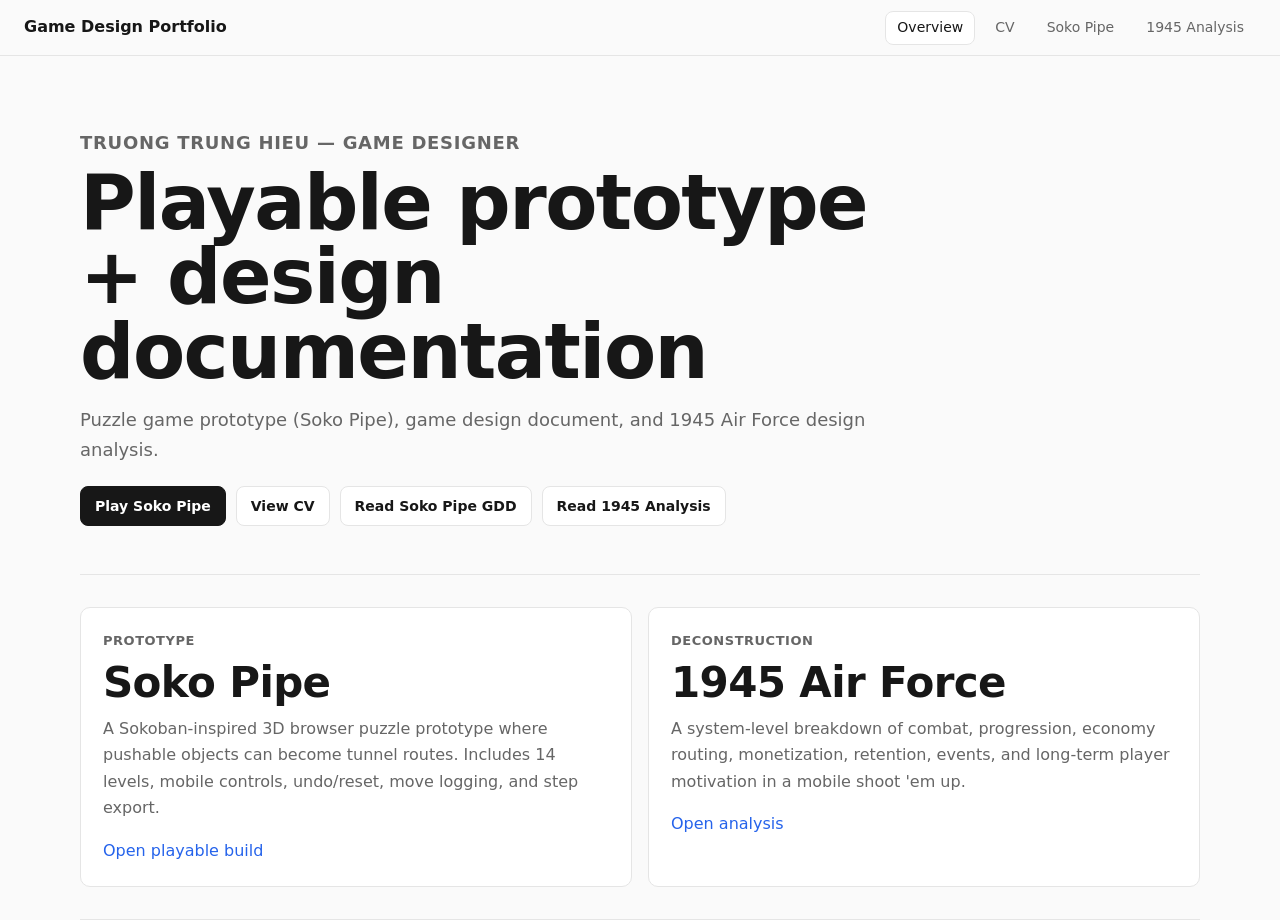
<file: index.html>
<!doctype html>
<html lang="en">
  <head>
    <meta charset="utf-8" />
    <meta name="viewport" content="width=device-width, initial-scale=1" />
    <title>Game Design Portfolio</title>
    <meta
      name="description"
      content="Game design portfolio: Soko Pipe playable prototype, Soko Pipe GDD, and 1945 Air Force design deconstruction."
    />
    <link rel="stylesheet" href="./portfolio.css" />
  </head>
  <body>
    <header class="topbar">
      <a class="brand" href="#overview">Game Design Portfolio</a>
      <nav aria-label="Page navigation" class="tabs">
        <button class="tab active" type="button" data-page="overview">
          Overview
        </button>
        <button class="tab" type="button" data-page="cv">
          CV
        </button>
        <button class="tab" type="button" data-page="soko-pipe">
          Soko Pipe
        </button>
        <button class="tab" type="button" data-page="deconstruction">
          1945 Analysis
        </button>
      </nav>
    </header>

    <main id="top">
      <section id="overview" class="page active">
        <section class="hero">
          <p class="eyebrow">Truong Trung Hieu — Game Designer</p>
          <h1>Playable prototype + design documentation</h1>
          <p>
            Puzzle game prototype (Soko Pipe), game design document, and 1945
            Air Force design analysis.
          </p>
          <div class="actions">
            <a class="button primary" href="./soko-pipe/app/index.html"
              >Play Soko Pipe</a
            >
            <button class="button" type="button" data-page="cv">
              View CV
            </button>
            <button class="button" type="button" data-page="soko-pipe">
              Read Soko Pipe GDD
            </button>
            <button class="button" type="button" data-page="deconstruction">
              Read 1945 Analysis
            </button>
          </div>
        </section>

        <section class="summary-grid" aria-label="Portfolio summary">
          <article>
            <span class="kicker">Prototype</span>
            <h2>Soko Pipe</h2>
            <p>
              A Sokoban-inspired 3D browser puzzle prototype where pushable
              objects can become tunnel routes. Includes 14 levels, mobile
              controls, undo/reset, move logging, and step export.
            </p>
            <a href="./soko-pipe/app/index.html">Open playable build</a>
          </article>

          <article>
            <span class="kicker">Deconstruction</span>
            <h2>1945 Air Force</h2>
            <p>
              A system-level breakdown of combat, progression, economy routing,
              monetization, retention, events, and long-term player motivation
              in a mobile shoot 'em up.
            </p>
            <button
              class="text-button"
              type="button"
              data-page="deconstruction"
            >
              Open analysis
            </button>
          </article>
        </section>
      </section>

      <section id="soko-pipe" class="page doc-section">
        <div class="section-title">
          <div>
            <span class="kicker">Game Design Document</span>
            <h2>Soko Pipe</h2>
          </div>
          <div class="section-links">
            <a class="button primary" href="./soko-pipe/app/index.html"
              >Play Soko Pipe</a
            >
          </div>
          <div class="lang-toggle">
            <button
              class="lang-button active"
              type="button"
              data-doc="sokoDoc"
              data-lang="en"
            >
              English
            </button>
            <button
              class="lang-button"
              type="button"
              data-doc="sokoDoc"
              data-lang="vi"
            >
              Vietnamese
            </button>
          </div>
        </div>
        <div class="doc-layout">
          <nav class="doc-sidebar" id="sokoSidebar"></nav>
          <article id="sokoDoc" class="doc">Loading Soko Pipe GDD...</article>
        </div>
      </section>

      <section id="deconstruction" class="page doc-section">
        <div class="section-title">
          <div>
            <span class="kicker">Design Deconstruction</span>
            <h2>1945 Air Force</h2>
          </div>
          <div class="section-links"></div>
          <div class="lang-toggle">
            <button
              class="lang-button active"
              type="button"
              data-doc="airforceDoc"
              data-lang="en"
            >
              English
            </button>
            <button
              class="lang-button"
              type="button"
              data-doc="airforceDoc"
              data-lang="vi"
            >
              Vietnamese
            </button>
          </div>
        </div>
        <div class="doc-layout">
          <nav class="doc-sidebar" id="airforceSidebar"></nav>
          <article id="airforceDoc" class="doc">
            Loading 1945 Air Force analysis...
          </article>
        </div>
      </section>
      <section id="cv" class="page doc-section">
        <div class="section-title">
          <div>
            <span class="kicker">Curriculum Vitae</span>
            <h2>Truong Trung Hieu</h2>
          </div>
          <div class="section-links">
            <a
              class="button primary"
              href="./Truong_Trung_Hieu_Game_Designer_CV.pdf"
              target="_blank"
              >Download PDF</a
            >
          </div>
        </div>
        <div class="cv-embed">
          <iframe
            src="./Truong_Trung_Hieu_Game_Designer_CV.html"
            title="CV"
          ></iframe>
        </div>
      </section>
    </main>

    <script>
      const docs = {
        sokoDoc: {
          vi: { path: "./soko-pipe/vi-index.md", base: "./soko-pipe/" },
          en: { path: "./soko-pipe/index.md", base: "./soko-pipe/" },
        },
        airforceDoc: {
          vi: {
            path: "./1945-air-force/vi-index.md",
            base: "./1945-air-force/",
          },
          en: { path: "./1945-air-force/index.md", base: "./1945-air-force/" },
        },
      };

      const escapeHtml = (value) =>
        value.replace(
          /[&<>"']/g,
          (char) =>
            ({
              "&": "&amp;",
              "<": "&lt;",
              ">": "&gt;",
              '"': "&quot;",
              "'": "&#039;",
            })[char],
        );

      const inlineMarkdown = (text, base) => {
        let result = escapeHtml(text);
        result = result.replace(/!\[([^\]]*)\]\(([^)]+)\)/g, (_, alt, src) => {
          const normalized =
            src.startsWith("http") || src.startsWith("/") ? src : base + src;
          return `<img src="${normalized}" alt="${alt}">`;
        });
        result = result.replace(
          /\[([^\]]+)\]\(([^)]+)\)/g,
          (_, label, href) => {
            const normalized =
              href.startsWith("http") ||
              href.startsWith("#") ||
              href.startsWith("/")
                ? href
                : base + href;
            return `<a href="${normalized}">${label}</a>`;
          },
        );
        result = result.replace(/`([^`]+)`/g, "<code>$1</code>");
        result = result.replace(/\*\*([^*]+)\*\*/g, "<strong>$1</strong>");
        result = result.replace(/\*([^*]+)\*/g, "<em>$1</em>");
        return result;
      };

      const renderHtmlImage = (line, base) => {
        const src = /src=["']([^"']+)["']/.exec(line)?.[1];
        if (!src) return null;
        const alt = /alt=["']([^"']*)["']/.exec(line)?.[1] || "";
        const width = /width=["']([^"']+)["']/.exec(line)?.[1] || "";
        const normalized =
          src.startsWith("http") || src.startsWith("/") ? src : base + src;
        const widthAttr = width ? ` width="${escapeHtml(width)}"` : "";
        return `<img src="${escapeHtml(normalized)}" alt="${escapeHtml(alt)}"${widthAttr}>`;
      };

      const renderTable = (rows, base) => {
        const cells = rows.map((row) =>
          row
            .trim()
            .replace(/^\|/, "")
            .replace(/\|$/, "")
            .split("|")
            .map((cell) => cell.trim()),
        );
        const [head, , ...body] = cells;
        const thead = `<thead><tr>${head.map((cell) => `<th>${inlineMarkdown(cell, base)}</th>`).join("")}</tr></thead>`;
        const tbody = `<tbody>${body
          .map(
            (row) =>
              `<tr>${row.map((cell) => `<td>${inlineMarkdown(cell, base)}</td>`).join("")}</tr>`,
          )
          .join("")}</tbody>`;
        return `<table>${thead}${tbody}</table>`;
      };

      const renderMarkdown = (markdown, base) => {
        const lines = markdown.split(/\r?\n/);
        const html = [];
        let paragraph = [];
        let list = [];
        let table = [];
        let code = [];
        let inCode = false;
        let codeLang = "";

        const flushParagraph = () => {
          if (!paragraph.length) return;
          html.push(`<p>${inlineMarkdown(paragraph.join(" "), base)}</p>`);
          paragraph = [];
        };

        const flushList = () => {
          if (!list.length) return;
          html.push(
            `<ul>${list.map((item) => `<li>${inlineMarkdown(item, base)}</li>`).join("")}</ul>`,
          );
          list = [];
        };

        const flushTable = () => {
          if (!table.length) return;
          html.push(renderTable(table, base));
          table = [];
        };

        const flushBlocks = () => {
          flushParagraph();
          flushList();
          flushTable();
        };

        for (const rawLine of lines) {
          const line = rawLine.trimEnd();

          if (line.startsWith("```")) {
            if (inCode) {
              if (codeLang === "mermaid") {
                html.push(`<pre class="mermaid">${code.join("\n")}</pre>`);
              } else {
                html.push(
                  `<pre><code>${escapeHtml(code.join("\n"))}</code></pre>`,
                );
              }
              code = [];
              inCode = false;
              codeLang = "";
            } else {
              flushBlocks();
              codeLang = line.slice(3).trim();
              inCode = true;
            }
            continue;
          }

          if (inCode) {
            code.push(rawLine);
            continue;
          }

          if (!line.trim()) {
            flushBlocks();
            continue;
          }

          if (/^\|.+\|$/.test(line)) {
            flushParagraph();
            flushList();
            table.push(line);
            continue;
          }

          if (table.length) flushTable();

          if (/^<img\s/i.test(line.trim())) {
            flushBlocks();
            const image = renderHtmlImage(line.trim(), base);
            if (image) html.push(image);
            continue;
          }

          const heading = /^(#{1,4})\s+(.+)$/.exec(line);
          if (heading) {
            flushBlocks();
            const level = Math.min(heading[1].length + 1, 5);
            html.push(
              `<h${level}>${inlineMarkdown(heading[2], base)}</h${level}>`,
            );
            continue;
          }

          if (line.startsWith("> ")) {
            flushBlocks();
            html.push(
              `<blockquote>${inlineMarkdown(line.slice(2), base)}</blockquote>`,
            );
            continue;
          }

          const bullet = /^[-*]\s+(.+)$/.exec(line);
          if (bullet) {
            flushParagraph();
            list.push(bullet[1]);
            continue;
          }

          paragraph.push(line.trim());
        }

        flushBlocks();
        if (inCode)
          html.push(`<pre><code>${escapeHtml(code.join("\n"))}</code></pre>`);
        return html.join("\n");
      };

      const sidebarMap = {
        sokoDoc: "sokoSidebar",
        airforceDoc: "airforceSidebar",
      };

      const buildSidebar = (docId) => {
        const sidebarId = sidebarMap[docId];
        if (!sidebarId) return;
        const sidebar = document.getElementById(sidebarId);
        const doc = document.getElementById(docId);
        if (!sidebar || !doc) return;

        const headings = [...doc.querySelectorAll("h2, h3, h4, h5")];
        sidebar.innerHTML = "";

        headings.forEach((h, i) => {
          h.id = `${docId}-s${i}`;
        });

        const makeLink = (h, cls) => {
          const a = document.createElement("a");
          a.className = cls;
          a.href = `#${h.id}`;
          a.textContent = h.textContent;
          a.addEventListener("click", (e) => {
            e.preventDefault();
            h.scrollIntoView({ behavior: "smooth", block: "start" });
          });
          return a;
        };

        let i = 0;
        while (i < headings.length) {
          const h = headings[i];

          if (h.tagName === "H2") {
            sidebar.appendChild(makeLink(h, "toc-parent"));
            i++;
            continue;
          }

          if (h.tagName === "H3") {
            const subItems = [];
            let j = i + 1;
            while (j < headings.length && (headings[j].tagName === "H4" || headings[j].tagName === "H5")) {
              subItems.push(headings[j]);
              j++;
            }

            if (subItems.length) {
              const isFirst = !sidebar.querySelector(".toc-group");
              const group = document.createElement("div");
              group.className = isFirst ? "toc-group" : "toc-group collapsed";

              const parentLink = makeLink(h, "toc-parent toc-sub");
              const arrow = document.createElement("span");
              arrow.className = "toc-arrow";
              arrow.textContent = "▼";
              parentLink.prepend(arrow);

              arrow.addEventListener("click", (e) => {
                e.preventDefault();
                e.stopPropagation();
                group.classList.toggle("collapsed");
              });

              group.appendChild(parentLink);

              const childContainer = document.createElement("div");
              childContainer.className = "toc-children";
              subItems.forEach((ch) => {
                const link = makeLink(ch, "toc-child");
                link.dataset.depth = ch.tagName[1];
                childContainer.appendChild(link);
              });
              group.appendChild(childContainer);
              sidebar.appendChild(group);
              i = j;
            } else {
              sidebar.appendChild(makeLink(h, "toc-child"));
              i++;
            }
            continue;
          }

          sidebar.appendChild(makeLink(h, "toc-child"));
          i++;
        }

        setupScrollSpy(doc, sidebar);
      };

      let activeObserver = null;
      const setupScrollSpy = (doc, sidebar) => {
        if (activeObserver) activeObserver.disconnect();
        const links = [...sidebar.querySelectorAll("a")];
        if (!links.length) return;

        activeObserver = new IntersectionObserver(
          (entries) => {
            entries.forEach((entry) => {
              if (entry.isIntersecting) {
                links.forEach((l) => l.classList.remove("active"));
                const match = links.find(
                  (l) => l.getAttribute("href") === `#${entry.target.id}`,
                );
                if (match) match.classList.add("active");
              }
            });
          },
          { rootMargin: "-72px 0px -60% 0px", threshold: 0 },
        );

        doc.querySelectorAll("h2, h3, h4, h5").forEach((h) => {
          if (h.id) activeObserver.observe(h);
        });
      };

      const loadDoc = async ({ id, path, base }) => {
        const target = document.getElementById(id);
        try {
          const response = await fetch(path);
          if (!response.ok)
            throw new Error(`${response.status} ${response.statusText}`);
          const markdown = await response.text();
          target.innerHTML = renderMarkdown(markdown, base);
          buildSidebar(id);
          if (window.runMermaid) window.runMermaid();
        } catch (error) {
          target.textContent = `Could not load ${path}: ${error.message}`;
        }
      };

      Object.entries(docs).forEach(([id, variants]) =>
        loadDoc({ id, ...variants.en }),
      );

      document.querySelectorAll(".lang-button").forEach((button) => {
        button.addEventListener("click", () => {
          const { doc, lang } = button.dataset;
          const variant = docs[doc]?.[lang];
          if (!variant) return;
          document
            .querySelectorAll(`.lang-button[data-doc="${doc}"]`)
            .forEach((item) =>
              item.classList.toggle("active", item === button),
            );
          loadDoc({ id: doc, ...variant });
        });
      });

      const pages = [...document.querySelectorAll(".page")];
      const tabControls = [...document.querySelectorAll("[data-page]")];

      const showPage = (id) => {
        const match = pages.find((p) => p.id === id);
        const nextId = match ? id : "overview";
        pages.forEach((page) =>
          page.classList.toggle("active", page.id === nextId),
        );
        tabControls.forEach((control) =>
          control.classList.toggle("active", control.dataset.page === nextId),
        );
        if (location.hash !== `#${nextId}`)
          history.replaceState(null, "", `#${nextId}`);
        window.scrollTo({ top: 0, behavior: "instant" });
        if (window.runMermaid) setTimeout(window.runMermaid, 50);
      };

      tabControls.forEach((control) => {
        control.addEventListener("click", () => showPage(control.dataset.page));
      });

      window.addEventListener("hashchange", () =>
        showPage(location.hash.replace("#", "")),
      );
      showPage(location.hash.replace("#", "") || "overview");
    </script>
    <script src="./mermaid.min.js"></script>
    <script>
      mermaid.initialize({ startOnLoad: false, theme: "neutral" });
      window.runMermaid = function() {
        var els = document.querySelectorAll("pre.mermaid:not([data-mmd])");
        if (!els.length) return;
        var visible = Array.from(els).filter(function(el) {
          return el.offsetParent !== null;
        });
        if (!visible.length) return;
        visible.forEach(function(el) { el.setAttribute("data-mmd", "1"); });
        mermaid.run({ nodes: visible });
      };
      runMermaid();
    </script>
  </body>
</html>
</file>
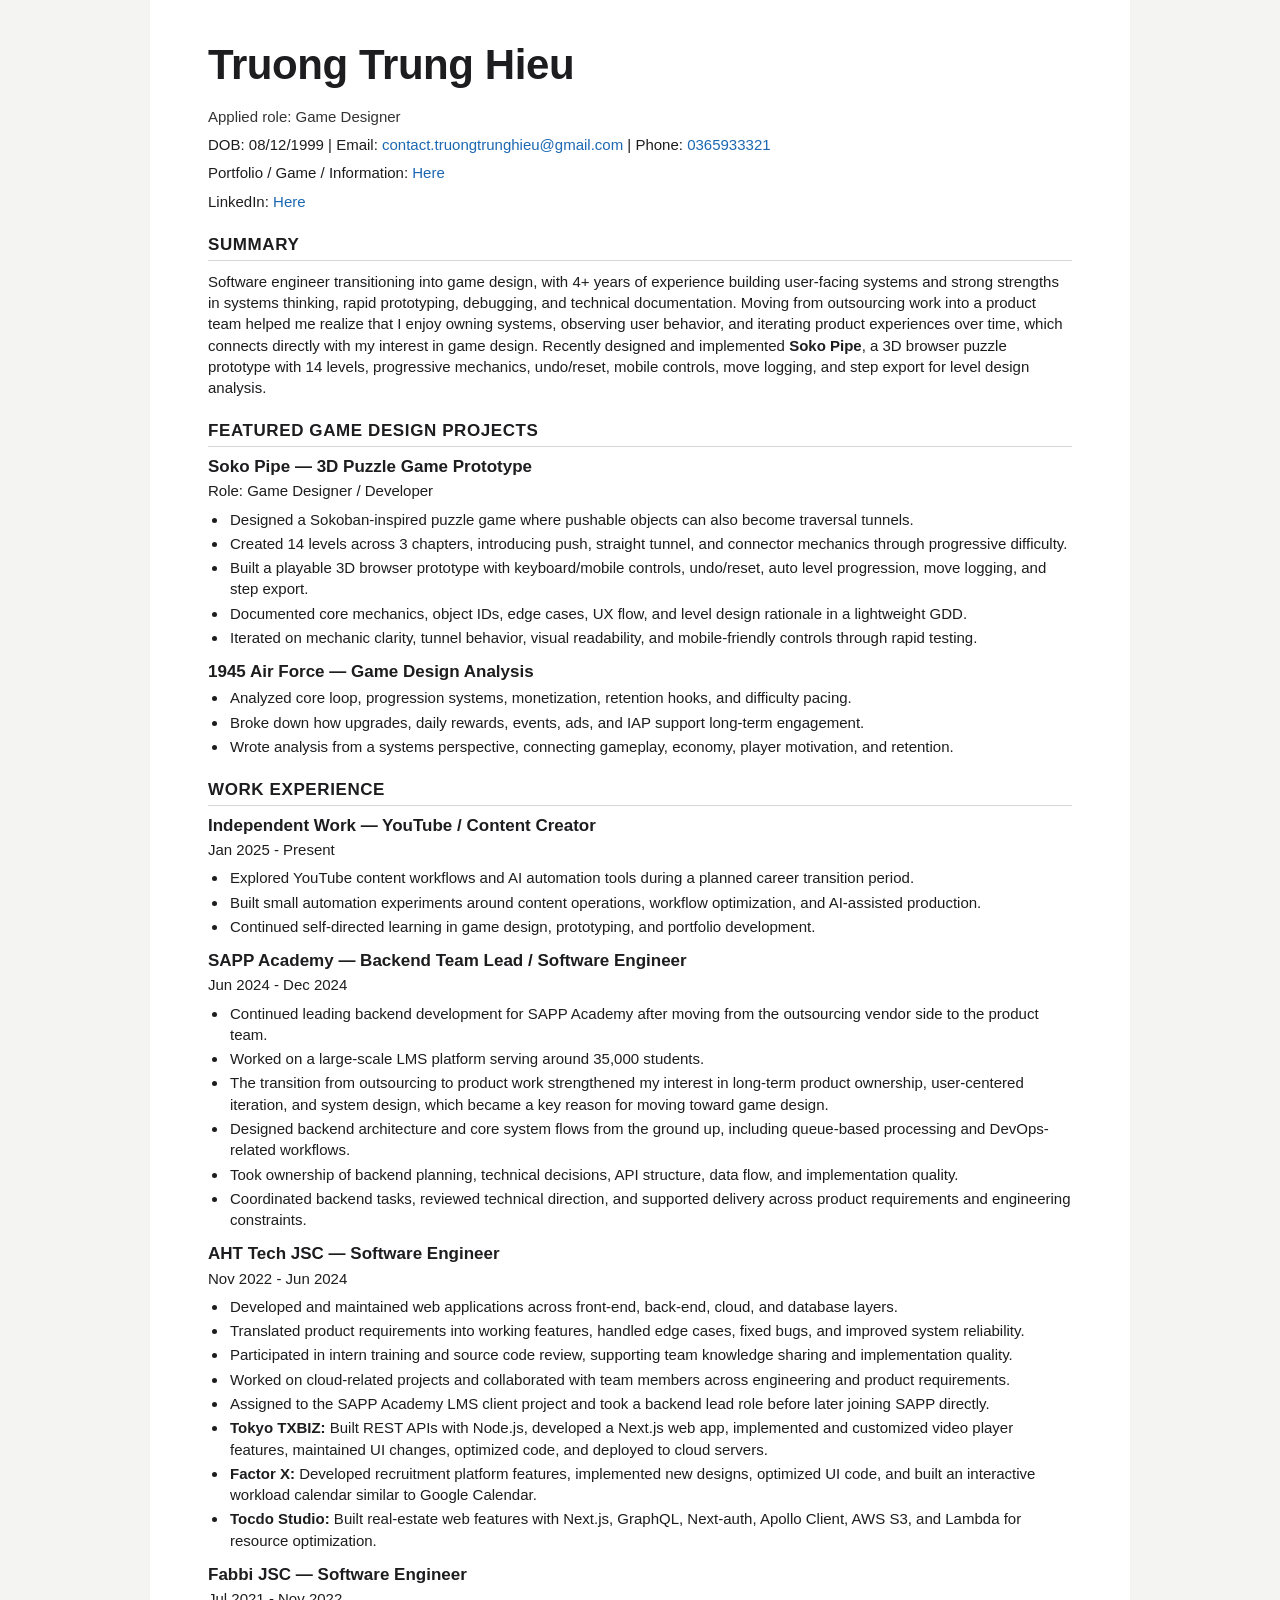
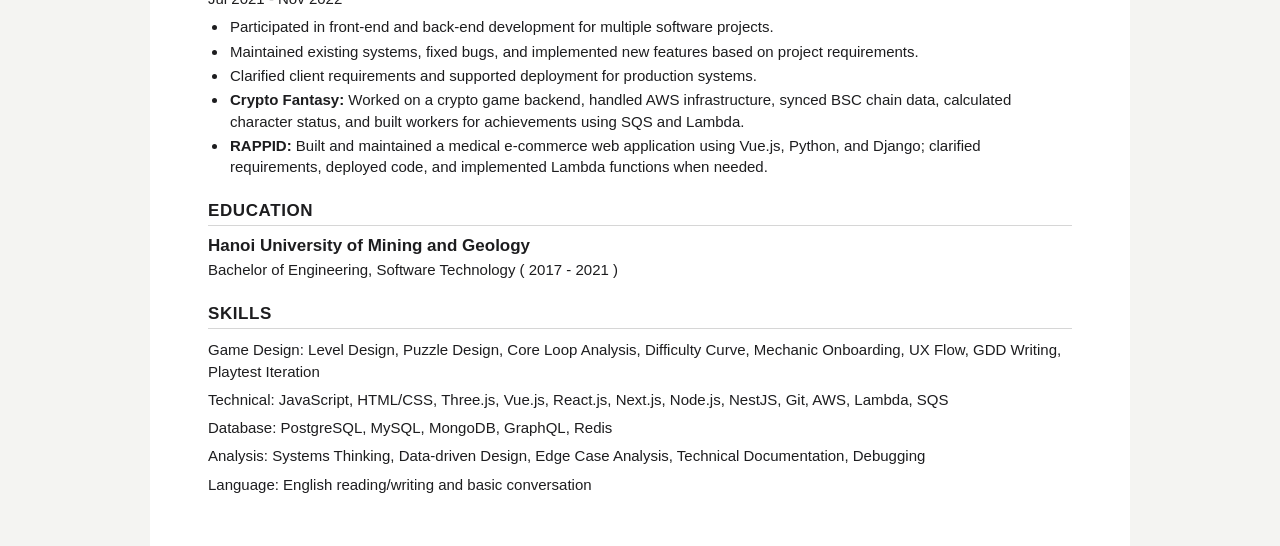
<file: Truong_Trung_Hieu_Game_Designer_CV.html>
<!doctype html>
<html>
  <head>
    <meta charset="utf-8" />
    <meta name="viewport" content="width=device-width, initial-scale=1" />
    <title>Truong Trung Hieu CV</title>
    <style>
      @page {
        size: A4;
        margin: 13mm 14mm 13mm;
      }
      * {
        box-sizing: border-box;
      }
      html {
        background: #f4f4f2;
      }
      body {
        margin: 0 auto;
        max-width: 980px;
        background: #fff;
        color: #1d1d1f;
        font-family: Arial, Helvetica, sans-serif;
        font-size: 15px;
        line-height: 1.42;
        padding: 44px 58px;
      }
      a {
        color: #1b67b1;
        text-decoration: none;
      }
      h1 {
        margin: 0 0 3px;
        font-size: 42px;
        line-height: 1.02;
        letter-spacing: -0.01em;
      }
      h2 {
        margin: 24px 0 10px;
        padding-bottom: 5px;
        border-bottom: 1px solid #d6d6d6;
        color: #1d1d1f;
        font-size: 17px;
        line-height: 1.1;
        text-transform: uppercase;
        letter-spacing: 0.035em;
      }
      h3 {
        margin: 14px 0 3px;
        font-size: 17px;
        line-height: 1.18;
      }
      p {
        margin: 3px 0 7px;
      }
      ul {
        margin: 5px 0 8px 20px;
        padding: 0;
      }
      li {
        margin: 3px 0;
        padding-left: 2px;
      }
      strong {
        font-weight: 700;
      }
      h1 + p {
        padding-top: 12pt;
        color: #333;
      }
      h2 + h3 {
        margin-top: 7px;
      }
      @media print {
        html {
          background: #fff;
        }
        body {
          max-width: none;
          padding: 0;
          font-size: 9.8pt;
          line-height: 1.31;
        }
        h1 {
          font-size: 25pt;
          margin-bottom: 2px;
        }
        h2 {
          font-size: 10.6pt;
          margin: 12px 0 6px;
          padding-bottom: 3px;
        }
        h3 {
          font-size: 10.2pt;
          margin: 8px 0 2px;
        }
        p {
          margin: 2px 0 4px;
        }
        ul {
          margin: 3px 0 6px 15px;
        }
        li {
          margin: 1.5px 0;
        }
      }
    </style>
  </head>
  <body>
    <h1>Truong Trung Hieu</h1>
    <p>Applied role: Game Designer</p>
    <p>
      DOB: 08/12/1999 | Email:
      <a href="mailto:contact.truongtrunghieu@gmail.com">contact.truongtrunghieu@gmail.com</a>
      | Phone: <a href="tel:0365933321">0365933321</a>
    </p>
    <p>
      Portfolio / Game / Information:
      <a href="https://portfolio.superfish.space">Here</a>
    </p>
    <p>
      LinkedIn:
      <a href="https://www.linkedin.com/in/hieudev99/">Here</a>
    </p>
    <h2>Summary</h2>
    <p>
      Software engineer transitioning into game design, with 4+ years of
      experience building user-facing systems and strong strengths in systems
      thinking, rapid prototyping, debugging, and technical documentation.
      Moving from outsourcing work into a product team helped me realize that I
      enjoy owning systems, observing user behavior, and iterating product
      experiences over time, which connects directly with my interest in game
      design. Recently designed and implemented <strong>Soko Pipe</strong>, a 3D
      browser puzzle prototype with 14 levels, progressive mechanics,
      undo/reset, mobile controls, move logging, and step export for level
      design analysis.
    </p>
    <h2>Featured Game Design Projects</h2>
    <h3>Soko Pipe — 3D Puzzle Game Prototype</h3>
    <p>Role: Game Designer / Developer</p>
    <ul>
      <li>
        Designed a Sokoban-inspired puzzle game where pushable objects can also
        become traversal tunnels.
      </li>
      <li>
        Created 14 levels across 3 chapters, introducing push, straight tunnel,
        and connector mechanics through progressive difficulty.
      </li>
      <li>
        Built a playable 3D browser prototype with keyboard/mobile controls,
        undo/reset, auto level progression, move logging, and step export.
      </li>
      <li>
        Documented core mechanics, object IDs, edge cases, UX flow, and level
        design rationale in a lightweight GDD.
      </li>
      <li>
        Iterated on mechanic clarity, tunnel behavior, visual readability, and
        mobile-friendly controls through rapid testing.
      </li>
    </ul>
    <h3>1945 Air Force — Game Design Analysis</h3>
    <ul>
      <li>
        Analyzed core loop, progression systems, monetization, retention hooks,
        and difficulty pacing.
      </li>
      <li>
        Broke down how upgrades, daily rewards, events, ads, and IAP support
        long-term engagement.
      </li>
      <li>
        Wrote analysis from a systems perspective, connecting gameplay, economy,
        player motivation, and retention.
      </li>
    </ul>
    <h2>Work Experience</h2>
    <h3>Independent Work — YouTube / Content Creator</h3>
    <p>Jan 2025 - Present</p>
    <ul>
      <li>
        Explored YouTube content workflows and AI automation tools during a
        planned career transition period.
      </li>
      <li>
        Built small automation experiments around content operations, workflow
        optimization, and AI-assisted production.
      </li>
      <li>
        Continued self-directed learning in game design, prototyping, and
        portfolio development.
      </li>
    </ul>
    <h3>SAPP Academy — Backend Team Lead / Software Engineer</h3>
    <p>Jun 2024 - Dec 2024</p>
    <ul>
      <li>
        Continued leading backend development for SAPP Academy after moving from
        the outsourcing vendor side to the product team.
      </li>
      <li>
        Worked on a large-scale LMS platform serving around 35,000 students.
      </li>
      <li>
        The transition from outsourcing to product work strengthened my interest
        in long-term product ownership, user-centered iteration, and system
        design, which became a key reason for moving toward game design.
      </li>
      <li>
        Designed backend architecture and core system flows from the ground up,
        including queue-based processing and DevOps-related workflows.
      </li>
      <li>
        Took ownership of backend planning, technical decisions, API structure,
        data flow, and implementation quality.
      </li>
      <li>
        Coordinated backend tasks, reviewed technical direction, and supported
        delivery across product requirements and engineering constraints.
      </li>
    </ul>
    <h3>AHT Tech JSC — Software Engineer</h3>
    <p>Nov 2022 - Jun 2024</p>
    <ul>
      <li>
        Developed and maintained web applications across front-end, back-end,
        cloud, and database layers.
      </li>
      <li>
        Translated product requirements into working features, handled edge
        cases, fixed bugs, and improved system reliability.
      </li>
      <li>
        Participated in intern training and source code review, supporting team
        knowledge sharing and implementation quality.
      </li>
      <li>
        Worked on cloud-related projects and collaborated with team members
        across engineering and product requirements.
      </li>
      <li>
        Assigned to the SAPP Academy LMS client project and took a backend lead
        role before later joining SAPP directly.
      </li>
      <li>
        <strong>Tokyo TXBIZ:</strong> Built REST APIs with Node.js, developed a
        Next.js web app, implemented and customized video player features,
        maintained UI changes, optimized code, and deployed to cloud servers.
      </li>
      <li>
        <strong>Factor X:</strong> Developed recruitment platform features,
        implemented new designs, optimized UI code, and built an interactive
        workload calendar similar to Google Calendar.
      </li>
      <li>
        <strong>Tocdo Studio:</strong> Built real-estate web features with
        Next.js, GraphQL, Next-auth, Apollo Client, AWS S3, and Lambda for
        resource optimization.
      </li>
    </ul>
    <h3>Fabbi JSC — Software Engineer</h3>
    <p>Jul 2021 - Nov 2022</p>
    <ul>
      <li>
        Participated in front-end and back-end development for multiple software
        projects.
      </li>
      <li>
        Maintained existing systems, fixed bugs, and implemented new features
        based on project requirements.
      </li>
      <li>
        Clarified client requirements and supported deployment for production
        systems.
      </li>
      <li>
        <strong>Crypto Fantasy:</strong> Worked on a crypto game backend,
        handled AWS infrastructure, synced BSC chain data, calculated character
        status, and built workers for achievements using SQS and Lambda.
      </li>
      <li>
        <strong>RAPPID:</strong> Built and maintained a medical e-commerce web
        application using Vue.js, Python, and Django; clarified requirements,
        deployed code, and implemented Lambda functions when needed.
      </li>
    </ul>
    <h2>Education</h2>
    <h3>Hanoi University of Mining and Geology</h3>
    <p>Bachelor of Engineering, Software Technology ( 2017 - 2021 )</p>
    <h2>Skills</h2>
    <p>
      Game Design: Level Design, Puzzle Design, Core Loop Analysis, Difficulty
      Curve, Mechanic Onboarding, UX Flow, GDD Writing, Playtest Iteration
    </p>
    <p>
      Technical: JavaScript, HTML/CSS, Three.js, Vue.js, React.js, Next.js,
      Node.js, NestJS, Git, AWS, Lambda, SQS
    </p>
    <p>Database: PostgreSQL, MySQL, MongoDB, GraphQL, Redis</p>
    <p>
      Analysis: Systems Thinking, Data-driven Design, Edge Case Analysis,
      Technical Documentation, Debugging
    </p>
    <p>Language: English reading/writing and basic conversation</p>
  </body>
</html>
</file>
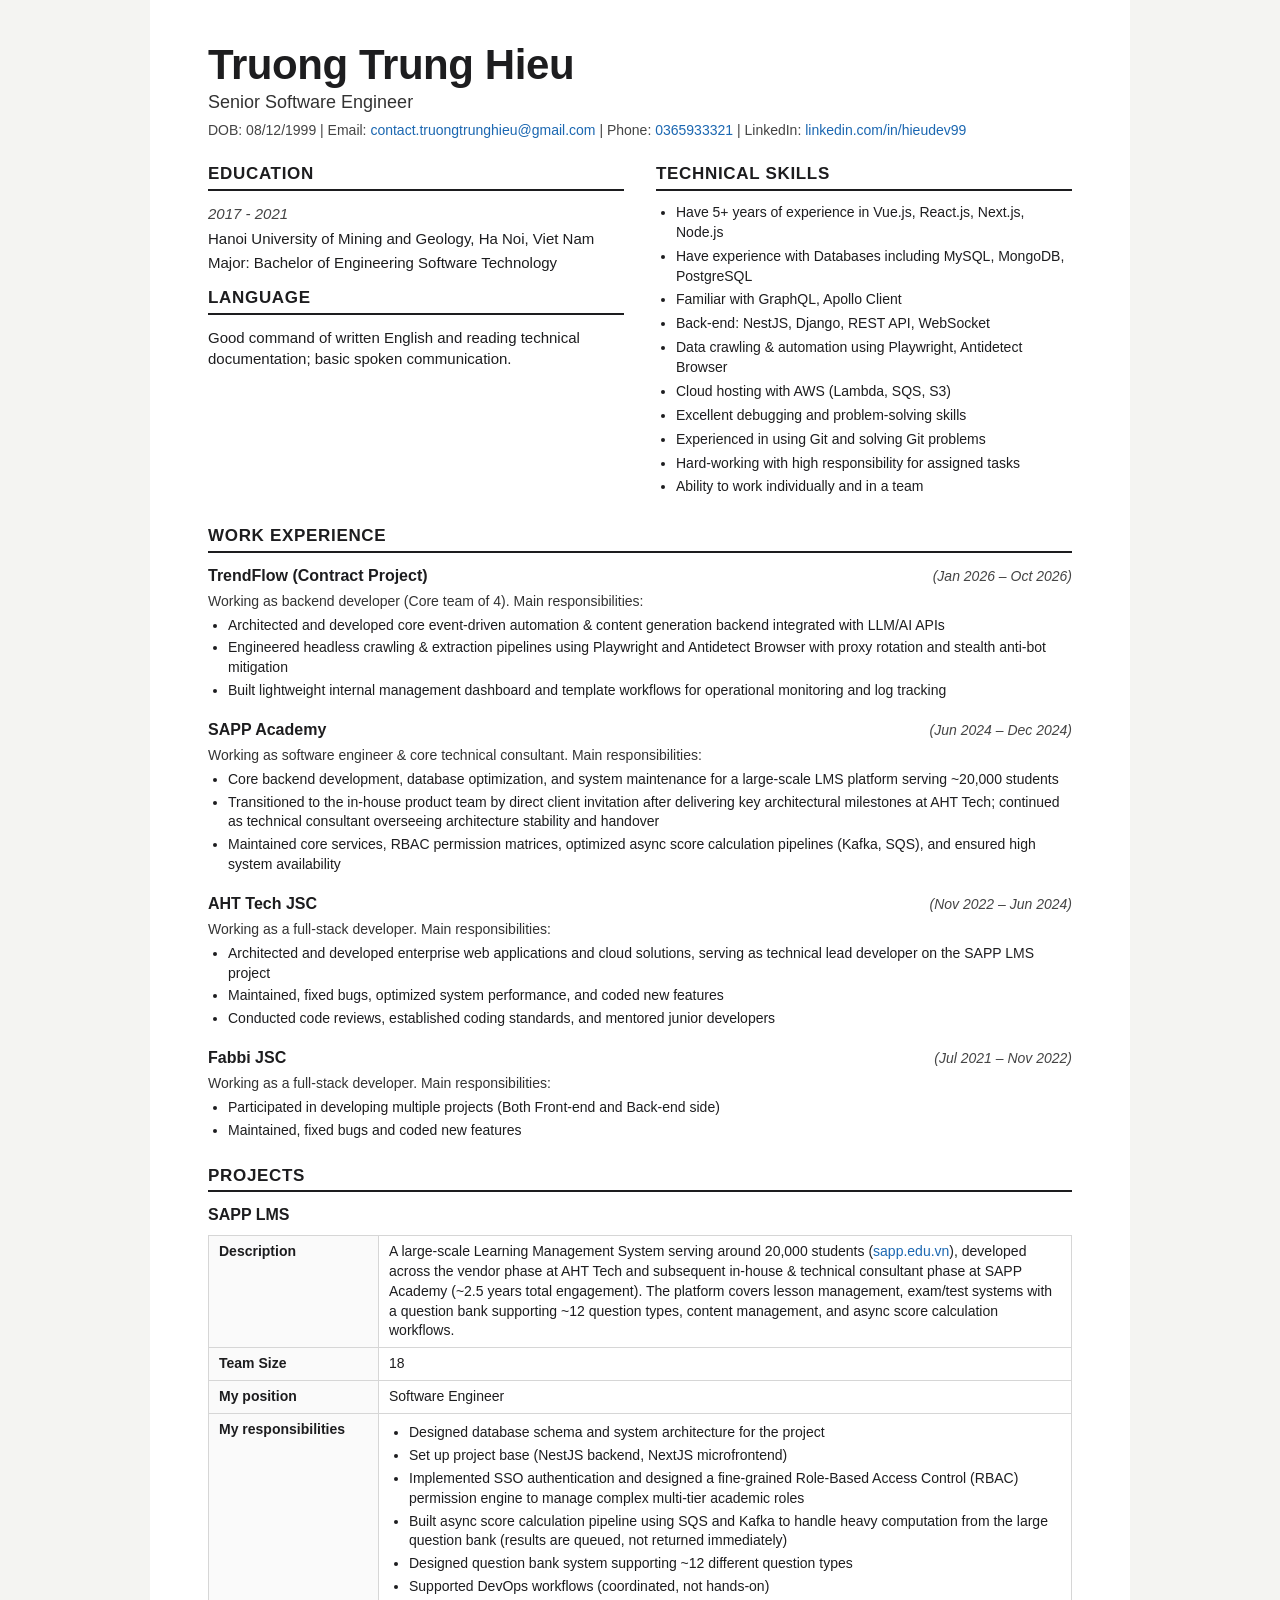
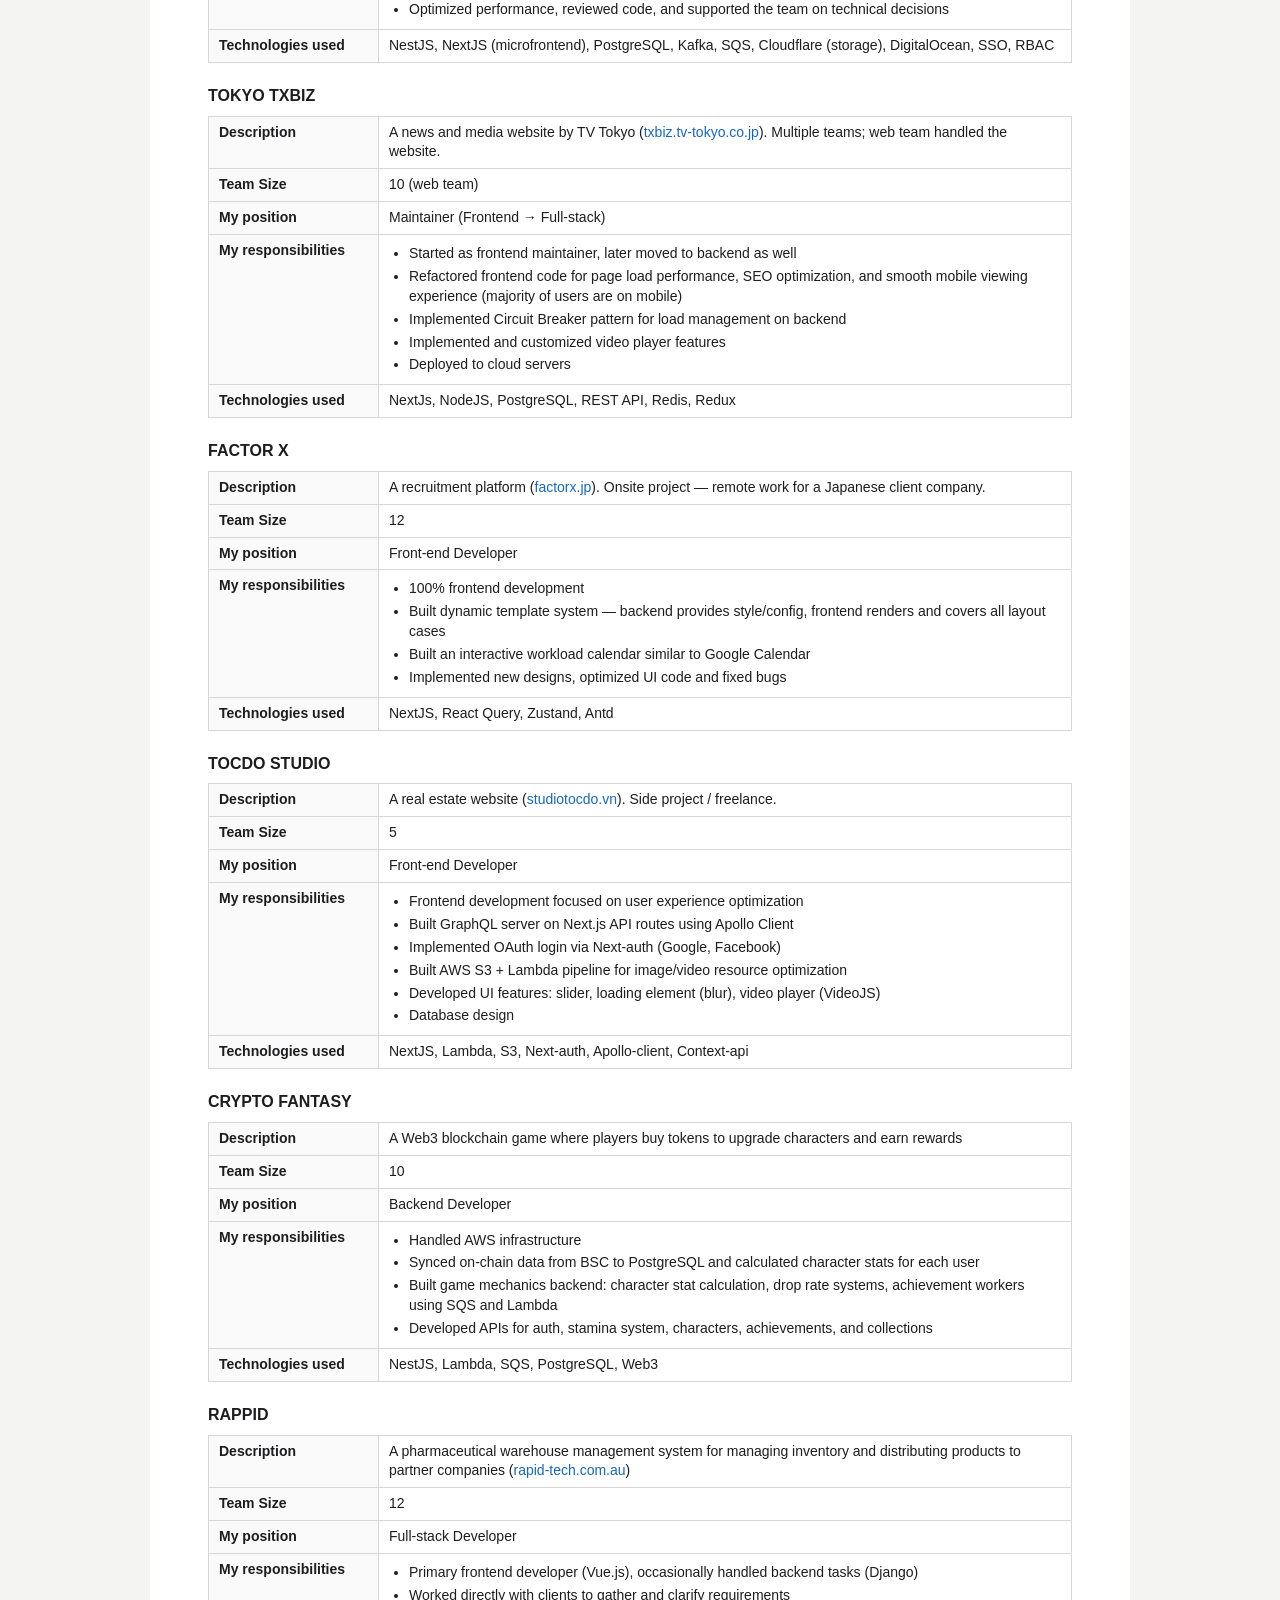
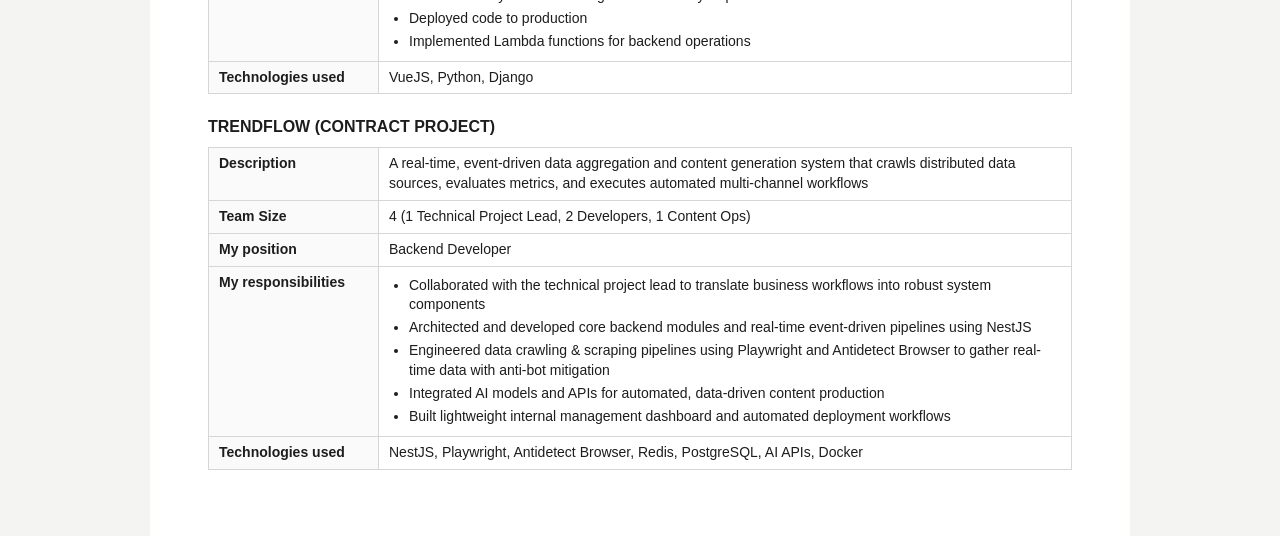
<file: swe/Truong_Trung_Hieu_Software_Engineer_CV.html>
<!DOCTYPE html>
<!-- saved from url=(0069)http://127.0.0.1:5501/swe/Truong_Trung_Hieu_Software_Engineer_CV.html -->
<html data-cc-prev-cursor="{&quot;prev&quot;:[&quot;&quot;,&quot;&quot;],&quot;ours&quot;:[&quot;url(\&quot;[data-uri]\&quot;) 0 0, auto&quot;,&quot;important&quot;]}" style="cursor: url(&quot;[data-uri]&quot;) 0 0, auto !important;"><head><meta http-equiv="Content-Type" content="text/html; charset=UTF-8">
    
    <meta name="viewport" content="width=device-width, initial-scale=1">
    <title>Truong Trung Hieu CV — Software Engineer</title>
    <style>
      @page {
        size: A4;
        margin: 13mm 14mm 13mm;
      }
      * { box-sizing: border-box; margin: 0; padding: 0; }
      html { background: #f4f4f2; }
      body {
        margin: 0 auto;
        max-width: 980px;
        background: #fff;
        color: #1d1d1f;
        font-family: Arial, Helvetica, sans-serif;
        font-size: 15px;
        line-height: 1.42;
        padding: 44px 58px;
      }
      a { color: #1b67b1; text-decoration: none; }

      /* Header */
      .name {
        font-size: 42px;
        font-weight: 700;
        line-height: 1.02;
        letter-spacing: -0.01em;
        margin-bottom: 3px;
      }
      .subtitle {
        font-size: 18px;
        color: #333;
        margin-bottom: 6px;
      }
      .contact {
        font-size: 14px;
        color: #444;
        margin-bottom: 24px;
      }
      .contact a { font-size: 14px; }

      /* Section titles */
      h2 {
        margin: 26px 0 12px;
        padding-bottom: 5px;
        border-bottom: 2px solid #1d1d1f;
        font-size: 17px;
        line-height: 1.1;
        text-transform: uppercase;
        letter-spacing: 0.04em;
      }

      /* Two-column top */
      .top-grid {
        display: grid;
        grid-template-columns: 1fr 1fr;
        gap: 32px;
        margin-bottom: 8px;
      }
      .top-grid h2 { margin-top: 0; }

      /* Education & Language */
      .edu-year {
        font-style: italic;
        color: #444;
        margin-bottom: 4px;
      }
      .edu-school { margin-bottom: 2px; }
      .edu-major { margin-bottom: 16px; }

      /* Skills */
      .skill-list {
        list-style: disc;
        padding-left: 20px;
      }
      .skill-list li {
        margin: 4px 0;
        font-size: 14px;
      }

      /* Work experience */
      .job {
        margin-bottom: 18px;
      }
      .job-header {
        display: flex;
        justify-content: space-between;
        align-items: baseline;
        margin-bottom: 4px;
      }
      .job-company {
        font-size: 16px;
        font-weight: 700;
      }
      .job-date {
        font-size: 14px;
        font-style: italic;
        color: #444;
        white-space: nowrap;
      }
      .job-desc {
        font-size: 14px;
        color: #333;
        margin-bottom: 4px;
      }
      .job ul {
        list-style: disc;
        padding-left: 20px;
        margin: 4px 0;
      }
      .job li {
        margin: 3px 0;
        font-size: 14px;
      }

      /* Projects */
      .project {
        margin-bottom: 22px;
      }
      .project-name {
        font-size: 16px;
        font-weight: 700;
        text-transform: uppercase;
        color: #1d1d1f;
        margin-bottom: 8px;
      }
      .project-table {
        width: 100%;
        border-collapse: collapse;
        font-size: 14px;
      }
      .project-table td {
        padding: 6px 10px;
        border: 1px solid #d6d6d6;
        vertical-align: top;
      }
      .project-table tr {
        page-break-inside: avoid;
      }
      .project-table td:first-child {
        font-weight: 700;
        width: 170px;
        background: #fafafa;
      }
      .project-table ul {
        list-style: disc;
        padding-left: 20px;
        margin: 0;
      }
      .project-table li {
        margin: 3px 0;
      }

      @media print {
        html { background: #fff; }
        body {
          max-width: none;
          padding: 0;
          font-size: 9.8pt;
          line-height: 1.31;
        }
        .name { font-size: 25pt; }
        .subtitle { font-size: 11pt; }
        .contact { font-size: 9pt; }
        h2 { font-size: 10.6pt; margin: 14px 0 8px; }
        .job-company { font-size: 10.2pt; }
        .project-name { font-size: 10.2pt; }
        .skill-list li, .job li, .project-table td { font-size: 9.2pt; }
        .project-table td:first-child { width: 130px; }
      }
    </style>
  <style id="custom-cursor" type="text/css">body button, body [type='button'], body input[type='reset'], body input[type='submit'], body [role="button"], ::-webkit-search-cancel-button, ::-webkit-search-decoration, ::-webkit-scrollbar-button, ::-webkit-file-upload-button, [role^=button], .cc_pointer, [type="search"]::-webkit-search-cancel-button, a, select, [type="search"]::-webkit-search-decoration, .paper-button, .ytp-progress-bar-container, input[type=submit], :link, :visited, a > *, img,  ::-webkit-scrollbar-button, .ogdlpmhglpejoiomcodnpjnfgcpmgale_pointer, ::-webkit-file-upload-button, .ytp-volume-panel, #myogdlpmhglpejoiomcodnpjnfgcpmgale .icon, body .custom-cursor-on-hover {cursor: url("[data-uri]") 26 0, pointer !important;} html,body,body select,body .custom-cursor-default-hover {cursor: url("[data-uri]") 0 0, auto !important;}</style></head>
  <body class="qt-display-ruby" data-cc-prev-cursor="{&quot;prev&quot;:[&quot;&quot;,&quot;&quot;],&quot;ours&quot;:[&quot;url(\&quot;[data-uri]\&quot;) 0 0, auto&quot;,&quot;important&quot;]}" style="cursor: url(&quot;[data-uri]&quot;) 0 0, auto !important;">

    <div class="name">Truong Trung Hieu</div>
    <div class="subtitle">Senior Software Engineer</div>
    <div class="contact">
      DOB: 08/12/1999 |
      Email: <a href="mailto:contact.truongtrunghieu@gmail.com">contact.truongtrunghieu@gmail.com</a> |
      Phone: <a href="tel:0365933321">0365933321</a> |
      LinkedIn: <a href="https://www.linkedin.com/in/hieudev99/">linkedin.com/in/hieudev99</a>
    </div>

    <!-- ===== TOP 2-COLUMN ===== -->
    <div class="top-grid">
      <div>
        <h2>Education</h2>
        <div class="edu-year">2017 - 2021</div>
        <div class="edu-school">Hanoi University of Mining and Geology, Ha Noi, Viet Nam</div>
        <div class="edu-major">Major: Bachelor of Engineering Software Technology</div>

        <h2>Language</h2>
        <p>Good command of written English and reading technical documentation; basic spoken communication.</p>
      </div>

      <div>
        <h2>Technical Skills</h2>
        <ul class="skill-list">
          <li>Have 5+ years of experience in Vue.js, React.js, Next.js, Node.js</li>
          <li>Have experience with Databases including MySQL, MongoDB, PostgreSQL</li>
          <li>Familiar with GraphQL, Apollo Client</li>
          <li>Back-end: NestJS, Django, REST API, WebSocket</li>
          <li>Data crawling &amp; automation using Playwright, Antidetect Browser</li>
          <li>Cloud hosting with AWS (Lambda, SQS, S3)</li>
          <li>Excellent debugging and problem-solving skills</li>
          <li>Experienced in using Git and solving Git problems</li>
          <li>Hard-working with high responsibility for assigned tasks</li>
          <li>Ability to work individually and in a team</li>
        </ul>
      </div>
    </div>

    <!-- ===== WORK EXPERIENCE ===== -->
    <h2>Work Experience</h2>

    <div class="job">
      <div class="job-header">
        <span class="job-company">TrendFlow (Contract Project)</span>
        <span class="job-date">(Jan 2026 – Oct 2026)</span>
      </div>
      <div class="job-desc">Working as backend developer (Core team of 4). Main responsibilities:</div>
      <ul>
        <li>Architected and developed core event-driven automation &amp; content generation backend integrated with LLM/AI APIs</li>
        <li>Engineered headless crawling &amp; extraction pipelines using Playwright and Antidetect Browser with proxy rotation and stealth anti-bot mitigation</li>
        <li>Built lightweight internal management dashboard and template workflows for operational monitoring and log tracking</li>
      </ul>
    </div>

    <div class="job">
      <div class="job-header">
        <span class="job-company">SAPP Academy</span>
        <span class="job-date">(Jun 2024 – Dec 2024)</span>
      </div>
      <div class="job-desc">Working as software engineer &amp; core technical consultant. Main responsibilities:</div>
      <ul>
        <li>Core backend development, database optimization, and system maintenance for a large-scale LMS platform serving ~20,000 students</li>
        <li>Transitioned to the in-house product team by direct client invitation after delivering key architectural milestones at AHT Tech; continued as technical consultant overseeing architecture stability and handover</li>
        <li>Maintained core services, RBAC permission matrices, optimized async score calculation pipelines (Kafka, SQS), and ensured high system availability</li>
      </ul>
    </div>

    <div class="job">
      <div class="job-header">
        <span class="job-company">AHT Tech JSC</span>
        <span class="job-date">(Nov 2022 – Jun 2024)</span>
      </div>
      <div class="job-desc">Working as a full-stack developer. Main responsibilities:</div>
      <ul>
        <li>Architected and developed enterprise web applications and cloud solutions, serving as technical lead developer on the SAPP LMS project</li>
        <li>Maintained, fixed bugs, optimized system performance, and coded new features</li>
        <li>Conducted code reviews, established coding standards, and mentored junior developers</li>
      </ul>
    </div>

    <div class="job">
      <div class="job-header">
        <span class="job-company">Fabbi JSC</span>
        <span class="job-date">(Jul 2021 – Nov 2022)</span>
      </div>
      <div class="job-desc">Working as a full-stack developer. Main responsibilities:</div>
      <ul>
        <li>Participated in developing multiple projects (Both Front-end and Back-end side)</li>
        <li>Maintained, fixed bugs and coded new features</li>
      </ul>
    </div>

    <!-- ===== PROJECTS ===== -->
    <h2>Projects</h2>

    <div class="project">
      <div class="project-name">SAPP LMS</div>
      <table class="project-table">
        <tbody><tr>
          <td>Description</td>
          <td>A large-scale Learning Management System serving around 20,000 students (<a href="https://sapp.edu.vn/">sapp.edu.vn</a>), developed across the vendor phase at AHT Tech and subsequent in-house &amp; technical consultant phase at SAPP Academy (~2.5 years total engagement). The platform covers lesson management, exam/test systems with a question bank supporting ~12 question types, content management, and async score calculation workflows.</td>
        </tr>
        <tr><td>Team Size</td><td>18</td></tr>
        <tr><td>My position</td><td>Software Engineer</td></tr>
        <tr>
          <td>My responsibilities</td>
          <td>
            <ul>
              <li>Designed database schema and system architecture for the project</li>
              <li>Set up project base (NestJS backend, NextJS microfrontend)</li>
              <li>Implemented SSO authentication and designed a fine-grained Role-Based Access Control (RBAC) permission engine to manage complex multi-tier academic roles</li>
              <li>Built async score calculation pipeline using SQS and Kafka to handle heavy computation from the large question bank (results are queued, not returned immediately)</li>
              <li>Designed question bank system supporting ~12 different question types</li>
              <li>Supported DevOps workflows (coordinated, not hands-on)</li>
              <li>Optimized performance, reviewed code, and supported the team on technical decisions</li>
            </ul>
          </td>
        </tr>
        <tr><td>Technologies used</td><td>NestJS, NextJS (microfrontend), PostgreSQL, Kafka, SQS, Cloudflare (storage), DigitalOcean, SSO, RBAC</td></tr>
      </tbody></table>
    </div>

    <div class="project">
      <div class="project-name">Tokyo TXBIZ</div>
      <table class="project-table">
        <tbody><tr>
          <td>Description</td>
          <td>A news and media website by TV Tokyo (<a href="https://txbiz.tv-tokyo.co.jp/">txbiz.tv-tokyo.co.jp</a>). Multiple teams; web team handled the website.</td>
        </tr>
        <tr><td>Team Size</td><td>10 (web team)</td></tr>
        <tr><td>My position</td><td>Maintainer (Frontend → Full-stack)</td></tr>
        <tr>
          <td>My responsibilities</td>
          <td>
            <ul>
              <li>Started as frontend maintainer, later moved to backend as well</li>
              <li>Refactored frontend code for page load performance, SEO optimization, and smooth mobile viewing experience (majority of users are on mobile)</li>
              <li>Implemented Circuit Breaker pattern for load management on backend</li>
              <li>Implemented and customized video player features</li>
              <li>Deployed to cloud servers</li>
            </ul>
          </td>
        </tr>
        <tr><td>Technologies used</td><td>NextJs, NodeJS, PostgreSQL, REST API, Redis, Redux</td></tr>
      </tbody></table>
    </div>

    <div class="project">
      <div class="project-name">Factor X</div>
      <table class="project-table">
        <tbody><tr>
          <td>Description</td>
          <td>A recruitment platform (<a href="https://www.factorx.jp/">factorx.jp</a>). Onsite project — remote work for a Japanese client company.</td>
        </tr>
        <tr><td>Team Size</td><td>12</td></tr>
        <tr><td>My position</td><td>Front-end Developer</td></tr>
        <tr>
          <td>My responsibilities</td>
          <td>
            <ul>
              <li>100% frontend development</li>
              <li>Built dynamic template system — backend provides style/config, frontend renders and covers all layout cases</li>
              <li>Built an interactive workload calendar similar to Google Calendar</li>
              <li>Implemented new designs, optimized UI code and fixed bugs</li>
            </ul>
          </td>
        </tr>
        <tr><td>Technologies used</td><td>NextJS, React Query, Zustand, Antd</td></tr>
      </tbody></table>
    </div>

    <div class="project">
      <div class="project-name">Tocdo Studio</div>
      <table class="project-table">
        <tbody><tr>
          <td>Description</td>
          <td>A real estate website (<a href="https://www.studiotocdo.vn/">studiotocdo.vn</a>). Side project / freelance.</td>
        </tr>
        <tr><td>Team Size</td><td>5</td></tr>
        <tr><td>My position</td><td>Front-end Developer</td></tr>
        <tr>
          <td>My responsibilities</td>
          <td>
            <ul>
              <li>Frontend development focused on user experience optimization</li>
              <li>Built GraphQL server on Next.js API routes using Apollo Client</li>
              <li>Implemented OAuth login via Next-auth (Google, Facebook)</li>
              <li>Built AWS S3 + Lambda pipeline for image/video resource optimization</li>
              <li>Developed UI features: slider, loading element (blur), video player (VideoJS)</li>
              <li>Database design</li>
            </ul>
          </td>
        </tr>
        <tr><td>Technologies used</td><td>NextJS, Lambda, S3, Next-auth, Apollo-client, Context-api</td></tr>
      </tbody></table>
    </div>

    <div class="project">
      <div class="project-name">Crypto Fantasy</div>
      <table class="project-table">
        <tbody><tr>
          <td>Description</td>
          <td>A Web3 blockchain game where players buy tokens to upgrade characters and earn rewards</td>
        </tr>
        <tr><td>Team Size</td><td>10</td></tr>
        <tr><td>My position</td><td>Backend Developer</td></tr>
        <tr>
          <td>My responsibilities</td>
          <td>
            <ul>
              <li>Handled AWS infrastructure</li>
              <li>Synced on-chain data from BSC to PostgreSQL and calculated character stats for each user</li>
              <li>Built game mechanics backend: character stat calculation, drop rate systems, achievement workers using SQS and Lambda</li>
              <li>Developed APIs for auth, stamina system, characters, achievements, and collections</li>
            </ul>
          </td>
        </tr>
        <tr><td>Technologies used</td><td>NestJS, Lambda, SQS, PostgreSQL, Web3</td></tr>
      </tbody></table>
    </div>

    <div class="project">
      <div class="project-name">RAPPID</div>
      <table class="project-table">
        <tbody><tr>
          <td>Description</td>
          <td>A pharmaceutical warehouse management system for managing inventory and distributing products to partner companies (<a href="https://rapid-tech.com.au/">rapid-tech.com.au</a>)</td>
        </tr>
        <tr><td>Team Size</td><td>12</td></tr>
        <tr><td>My position</td><td>Full-stack Developer</td></tr>
        <tr>
          <td>My responsibilities</td>
          <td>
            <ul>
              <li>Primary frontend developer (Vue.js), occasionally handled backend tasks (Django)</li>
              <li>Worked directly with clients to gather and clarify requirements</li>
              <li>Deployed code to production</li>
              <li>Implemented Lambda functions for backend operations</li>
            </ul>
          </td>
        </tr>
        <tr><td>Technologies used</td><td>VueJS, Python, Django</td></tr>
      </tbody></table>
    </div>

    <div class="project">
      <div class="project-name">TrendFlow (Contract Project)</div>
      <table class="project-table">
        <tbody><tr>
          <td>Description</td>
          <td>A real-time, event-driven data aggregation and content generation system that crawls distributed data sources, evaluates metrics, and executes automated multi-channel workflows</td>
        </tr>
        <tr><td>Team Size</td><td>4 (1 Technical Project Lead, 2 Developers, 1 Content Ops)</td></tr>
        <tr><td>My position</td><td>Backend Developer</td></tr>
        <tr>
          <td>My responsibilities</td>
          <td>
            <ul>
              <li>Collaborated with the technical project lead to translate business workflows into robust system components</li>
              <li>Architected and developed core backend modules and real-time event-driven pipelines using NestJS</li>
              <li>Engineered data crawling &amp; scraping pipelines using Playwright and Antidetect Browser to gather real-time data with anti-bot mitigation</li>
              <li>Integrated AI models and APIs for automated, data-driven content production</li>
              <li>Built lightweight internal management dashboard and automated deployment workflows</li>
            </ul>
          </td>
        </tr>
        <tr><td>Technologies used</td><td>NestJS, Playwright, Antidetect Browser, Redis, PostgreSQL, AI APIs, Docker</td></tr>
      </tbody></table>
    </div>

  <!-- Code injected by live-server -->
<script>
	// <![CDATA[  <-- For SVG support
	if ('WebSocket' in window) {
		(function () {
			function refreshCSS() {
				var sheets = [].slice.call(document.getElementsByTagName("link"));
				var head = document.getElementsByTagName("head")[0];
				for (var i = 0; i < sheets.length; ++i) {
					var elem = sheets[i];
					var parent = elem.parentElement || head;
					parent.removeChild(elem);
					var rel = elem.rel;
					if (elem.href && typeof rel != "string" || rel.length == 0 || rel.toLowerCase() == "stylesheet") {
						var url = elem.href.replace(/(&|\?)_cacheOverride=\d+/, '');
						elem.href = url + (url.indexOf('?') >= 0 ? '&' : '?') + '_cacheOverride=' + (new Date().valueOf());
					}
					parent.appendChild(elem);
				}
			}
			var protocol = window.location.protocol === 'http:' ? 'ws://' : 'wss://';
			var address = protocol + window.location.host + window.location.pathname + '/ws';
			var socket = new WebSocket(address);
			socket.onmessage = function (msg) {
				if (msg.data == 'reload') window.location.reload();
				else if (msg.data == 'refreshcss') refreshCSS();
			};
			if (sessionStorage && !sessionStorage.getItem('IsThisFirstTime_Log_From_LiveServer')) {
				console.log('Live reload enabled.');
				sessionStorage.setItem('IsThisFirstTime_Log_From_LiveServer', true);
			}
		})();
	}
	else {
		console.error('Upgrade your browser. This Browser is NOT supported WebSocket for Live-Reloading.');
	}
	// ]]>
</script>


</body><div id="quick-translator-root" style="position: static; z-index: 2147483647;"><template shadowrootmode="open"><link rel="stylesheet" href="chrome-extension://biibmjmoacgohpnmomkoklcmchkmdkjo/content/shadow.css"><style>
    :host, .qt-container, .qt-popup-card, .qt-trigger-pill, div, span, select, button, input {
      font-family: -apple-system, BlinkMacSystemFont, "SF Pro Text", "Segoe UI", Roboto, Helvetica, Arial, sans-serif !important;
    }
  </style><div class="qt-container"></div></template></div></html>
</file>
<file: portfolio.css>
:root {
  --bg: #fafafa;
  --panel: #ffffff;
  --text: #171717;
  --muted: #666666;
  --line: #e5e5e5;
  --soft: #f4f4f5;
  --link: #2563eb;
  --code: #f6f8fa;
}

* {
  box-sizing: border-box;
}

html {
  scroll-behavior: smooth;
}

body {
  margin: 0;
  background: var(--bg);
  color: var(--text);
  font-family: ui-sans-serif, system-ui, -apple-system, BlinkMacSystemFont, "Segoe UI", sans-serif;
  font-size: 16px;
  line-height: 1.65;
}

a {
  color: var(--link);
  text-decoration: none;
}

a:hover {
  text-decoration: underline;
}

button {
  font: inherit;
}

.topbar {
  position: sticky;
  top: 0;
  z-index: 20;
  min-height: 56px;
  padding: 0 24px;
  display: flex;
  align-items: center;
  justify-content: space-between;
  gap: 24px;
  background: rgba(250, 250, 250, 0.92);
  border-bottom: 1px solid var(--line);
  backdrop-filter: blur(12px);
}

.brand {
  color: var(--text);
  font-weight: 700;
}

.topbar nav {
  display: flex;
  gap: 8px;
  font-size: 14px;
}

.tab {
  min-height: 34px;
  padding: 0 11px;
  border: 1px solid transparent;
  border-radius: 8px;
  background: transparent;
  color: var(--muted);
  cursor: pointer;
}

.tab:hover,
.tab.active {
  border-color: var(--line);
  background: var(--panel);
  color: var(--text);
}

main {
  width: min(1120px, calc(100% - 32px));
  margin: 0 auto;
}

.page {
  display: none;
}

.page.active {
  display: block;
}

.hero {
  padding: 72px 0 48px;
  border-bottom: 1px solid var(--line);
}

.eyebrow,
.kicker {
  display: block;
  margin-bottom: 8px;
  color: var(--muted);
  font-size: 13px;
  font-weight: 700;
  letter-spacing: 0.04em;
  text-transform: uppercase;
}

h1,
h2,
h3,
p {
  margin-top: 0;
}

h1 {
  max-width: 860px;
  margin-bottom: 16px;
  font-size: clamp(38px, 7vw, 76px);
  line-height: 0.98;
  letter-spacing: -0.02em;
}

h2 {
  margin-bottom: 10px;
  font-size: clamp(28px, 4vw, 42px);
  line-height: 1.1;
  letter-spacing: -0.015em;
}

h3 {
  margin-bottom: 8px;
  font-size: 22px;
  line-height: 1.25;
}

.hero p {
  max-width: 820px;
  color: var(--muted);
  font-size: 18px;
}

.actions,
.section-links {
  display: flex;
  flex-wrap: wrap;
  gap: 10px;
  margin-top: 22px;
}

.button,
.section-links a,
.lang-button {
  display: inline-flex;
  align-items: center;
  justify-content: center;
  min-height: 40px;
  padding: 0 14px;
  border: 1px solid var(--line);
  border-radius: 8px;
  background: var(--panel);
  color: var(--text);
  font-size: 14px;
  font-weight: 700;
  cursor: pointer;
}

.button.primary {
  border-color: #171717;
  background: #171717;
  color: #fff;
}

.button:hover,
.section-links a:hover,
.lang-button:hover {
  text-decoration: none;
  border-color: #b5b5b5;
}

.lang-button.active {
  border-color: #171717;
  background: #171717;
  color: #fff;
}

.summary-grid {
  padding: 32px 0;
  display: grid;
  grid-template-columns: repeat(2, minmax(0, 1fr));
  gap: 16px;
  border-bottom: 1px solid var(--line);
}

.summary-grid article {
  padding: 22px;
  border: 1px solid var(--line);
  border-radius: 10px;
  background: var(--panel);
}

.summary-grid p {
  color: var(--muted);
}

.text-button {
  padding: 0;
  border: 0;
  background: transparent;
  color: var(--link);
  font: inherit;
  cursor: pointer;
}

.text-button:hover {
  text-decoration: underline;
}

.doc-section {
  padding: 42px 0;
  border-bottom: 1px solid var(--line);
}

.doc-layout {
  display: grid;
  grid-template-columns: 220px minmax(0, 1fr);
  gap: 24px;
  align-items: start;
}

.doc-sidebar {
  position: sticky;
  top: 72px;
  max-height: calc(100vh - 88px);
  overflow-y: auto;
  padding: 12px 0;
  font-size: 13px;
  line-height: 1.4;
}

.doc-sidebar .toc-group {
  margin-bottom: 2px;
}

.doc-sidebar .toc-parent {
  display: flex;
  align-items: center;
  gap: 4px;
  padding: 5px 12px;
  color: var(--text);
  font-weight: 600;
  cursor: pointer;
  border-left: 2px solid transparent;
  user-select: none;
}

.doc-sidebar .toc-parent.toc-sub {
  padding-left: 24px;
  font-weight: 500;
  font-size: 12.5px;
}

.doc-sidebar .toc-parent:hover {
  text-decoration: none;
}

.doc-sidebar .toc-parent.active {
  border-left-color: var(--text);
}

.doc-sidebar .toc-arrow {
  display: inline-block;
  width: 12px;
  font-size: 10px;
  flex-shrink: 0;
  transition: transform 0.15s;
}

.doc-sidebar .toc-group.collapsed .toc-arrow {
  transform: rotate(-90deg);
}

.doc-sidebar .toc-children {
  overflow: hidden;
}

.doc-sidebar .toc-group.collapsed .toc-children {
  display: none;
}

.doc-sidebar .toc-child {
  display: block;
  padding: 3px 12px 3px 28px;
  color: var(--muted);
  border-left: 2px solid transparent;
  transition: color 0.15s, border-color 0.15s;
}

.doc-sidebar .toc-child:hover {
  color: var(--text);
  text-decoration: none;
}

.doc-sidebar .toc-child.active {
  color: var(--text);
  font-weight: 600;
  border-left-color: var(--text);
}

.doc-sidebar .toc-child[data-depth="4"],
.doc-sidebar .toc-child[data-depth="5"] {
  padding-left: 40px;
}

.section-title {
  display: grid;
  grid-template-columns: minmax(0, 1fr) auto auto;
  gap: 16px;
  align-items: end;
  margin-bottom: 22px;
}

.section-title .section-links {
  margin-top: 0;
}

.lang-toggle {
  display: flex;
  gap: 6px;
}

.doc {
  padding: clamp(20px, 4vw, 40px);
  border: 1px solid var(--line);
  border-radius: 10px;
  background: var(--panel);
  font-size: 18px;
}

.doc h2,
.doc h3,
.doc h4,
.doc h5 {
  margin-top: 32px;
  padding-top: 18px;
  border-top: 1px solid var(--line);
  scroll-margin-top: 72px;
}

.doc h2:first-child,
.doc h3:first-child,
.doc h4:first-child,
.doc h5:first-child {
  margin-top: 0;
  padding-top: 0;
  border-top: 0;
}

.doc p,
.doc li,
.doc blockquote {
  color: #303030;
}

.doc blockquote {
  margin: 18px 0;
  padding: 12px 16px;
  border-left: 4px solid var(--line);
  background: var(--soft);
}

.doc ul {
  padding-left: 22px;
}

.doc li + li {
  margin-top: 5px;
}

.doc table {
  width: 100%;
  margin: 18px 0 24px;
  border-collapse: collapse;
  font-size: 16px;
  overflow-wrap: anywhere;
}

.doc th,
.doc td {
  padding: 10px 12px;
  border: 1px solid var(--line);
  vertical-align: top;
}

.doc th {
  background: var(--soft);
  text-align: left;
}

.doc pre {
  margin: 18px 0;
  padding: 16px;
  overflow-x: auto;
  border: 1px solid var(--line);
  border-radius: 8px;
  background: var(--code);
}

.doc code {
  padding: 2px 5px;
  border-radius: 5px;
  background: var(--code);
  font-family: ui-monospace, SFMono-Regular, Menlo, Monaco, Consolas, "Liberation Mono", monospace;
  font-size: 0.92em;
}

.doc pre code {
  padding: 0;
  background: transparent;
}

.doc img {
  display: block;
  max-width: min(100%, 720px);
  height: auto;
  margin: 24px auto;
  border: 1px solid var(--line);
  border-radius: 8px;
}

.cv-embed {
  border: 1px solid var(--line);
  border-radius: 10px;
  overflow: hidden;
  background: #fff;
}

.cv-embed iframe {
  display: block;
  width: 100%;
  height: 80vh;
  min-height: 600px;
  border: none;
}

@media (max-width: 960px) {
  .doc-layout {
    grid-template-columns: 1fr;
  }

  .doc-sidebar {
    display: none;
  }
}

@media (max-width: 760px) {
  .topbar {
    position: static;
    align-items: flex-start;
    flex-direction: column;
    padding: 14px 16px;
    gap: 8px;
  }

  .summary-grid,
  .section-title {
    grid-template-columns: 1fr;
  }

  .hero {
    padding-top: 44px;
  }

  .actions .button,
  .section-links a {
    width: 100%;
  }
}
</file>
